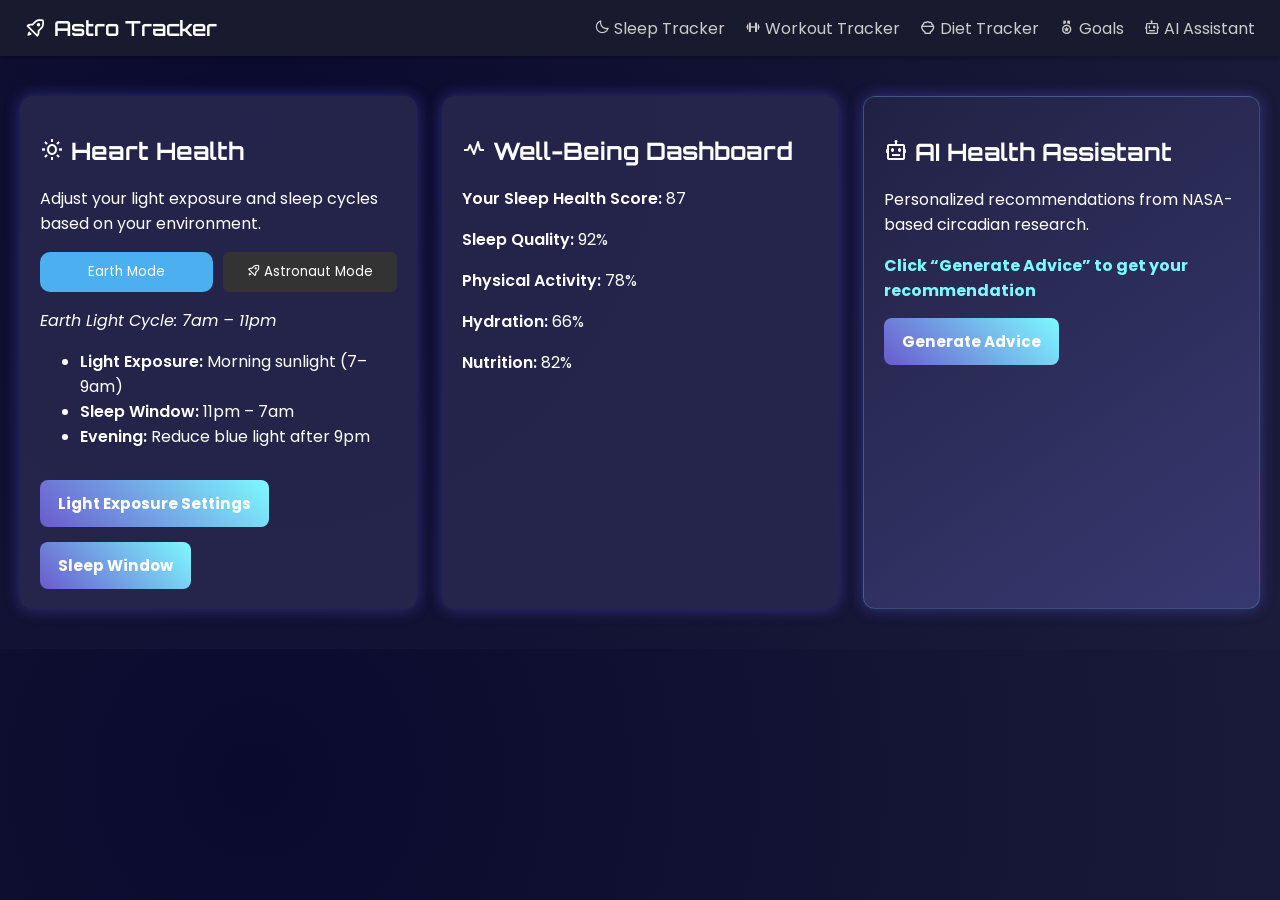
<file: index.html>
<!DOCTYPE html>
<html lang="en">
<head>
  <meta charset="UTF-8">
  <meta name="viewport" content="width=device-width, initial-scale=1.0">
  <title>Astro Tracker</title>
  <link rel="icon" href="images/icon.png">
  <link rel="stylesheet" href="styles/style.css">
  <link rel="stylesheet" href="https://unpkg.com/boxicons@2.1.4/css/boxicons.min.css">
  <link href="https://fonts.googleapis.com/css2?family=Orbitron:wght@600&family=Poppins:wght@400;500&display=swap" rel="stylesheet">
</head>
<body>
  <!-- Top Navigation Bar -->
  <header class="navbar">
    <div class="logo"><i class='bx bx-rocket'></i> Astro Tracker</div>

    <!-- Hamburger icon -->
    <i class='bx bx-menu' id="menuToggle"></i>

    <!-- Slide-out menu -->
    <nav class="menu-buttons" id="navMenu">
      <div class="close-btn" id="closeMenu"><i class='bx bx-x'></i></div>
      <a href="sleep.html" class="menu-btn"><i class='bx bx-moon'></i> Sleep Tracker</a>
      <a href="workout.html" class="menu-btn"><i class='bx bx-dumbbell'></i> Workout Tracker</a>
      <a href="diet.html" class="menu-btn"><i class='bx bx-bowl-rice'></i> Diet Tracker</a>
      <a href="goals.html" class="menu-btn"><i class='bx bx-medal'></i> Goals</a>
      <a href="ai.html" class="menu-btn"><i class='bx bx-bot'></i> AI Assistant</a>
    </nav>
  </header>


  <!-- 🌙 Main Dashboard Sections -->
  <main class="content">
   <!-- Circadian Rhythm Simulator -->
<section class="card">
  <h2><i class='bx bx-sun' ></i> Heart Health</h2>
  <p>Adjust your light exposure and sleep cycles based on your environment.</p>

  <div class="mode-switch">
    <button id="earthBtn" class="active">Earth Mode</button>
    <button id="astroBtn"><i class='bx bx-rocket' ></i> Astronaut Mode</button>
  </div>

  <!-- Display cycle info dynamically -->
  <div id="cycleInfo">
    <p><em>Earth Light Cycle: 7am – 11pm</em></p>
    <ul>
      <li><span class="bold">Light Exposure: </span>Morning sunlight (7–9am)</li>
      <li><span class="bold">Sleep Window:</span> 11pm – 7am</li>
      <li><span class="bold">Evening:</span> Reduce blue light after 9pm</li>
    </ul>
  </div>

  <div class="actions">
    <button class="btn">Light Exposure Settings</button>
    <button class="btn">Sleep Window</button>
  </div>
</section>


    <!-- Well-Being Dashboard -->
    <section class="card">
      <h2><i class='bx bx-pulse' ></i> Well-Being Dashboard</h2>
      <p><span class="bold">Your Sleep Health Score:</span> <span class="score">87</span></p>
      <div class="bars">
        <p><span class="bold">Sleep Quality:</span> <span>92%</span></p>
        <p><span class="bold">Physical Activity:</span> <span>78%</span></p>
        <p><span class="bold">Hydration:</span> <span>66%</span></p>
        <p><span class="bold">Nutrition:</span> <span>82%</span></p>
      </div>
    </section>

    <!-- AI Health Assistant -->
    <section class="card ai-section">
      <h2><i class='bx bx-bot' ></i> AI Health Assistant</h2>
      <p>Personalized recommendations from NASA-based circadian research.</p>
      <div id="recommendationBox" class="highlight">
        Click “Generate Advice” to get your recommendation
      </div>
      <button onclick="generateAdvice()" class="btn">Generate Advice</button>
    </section>
  </main>

  <script src="scripts/script.js"></script>
</body>
</html>
</file>
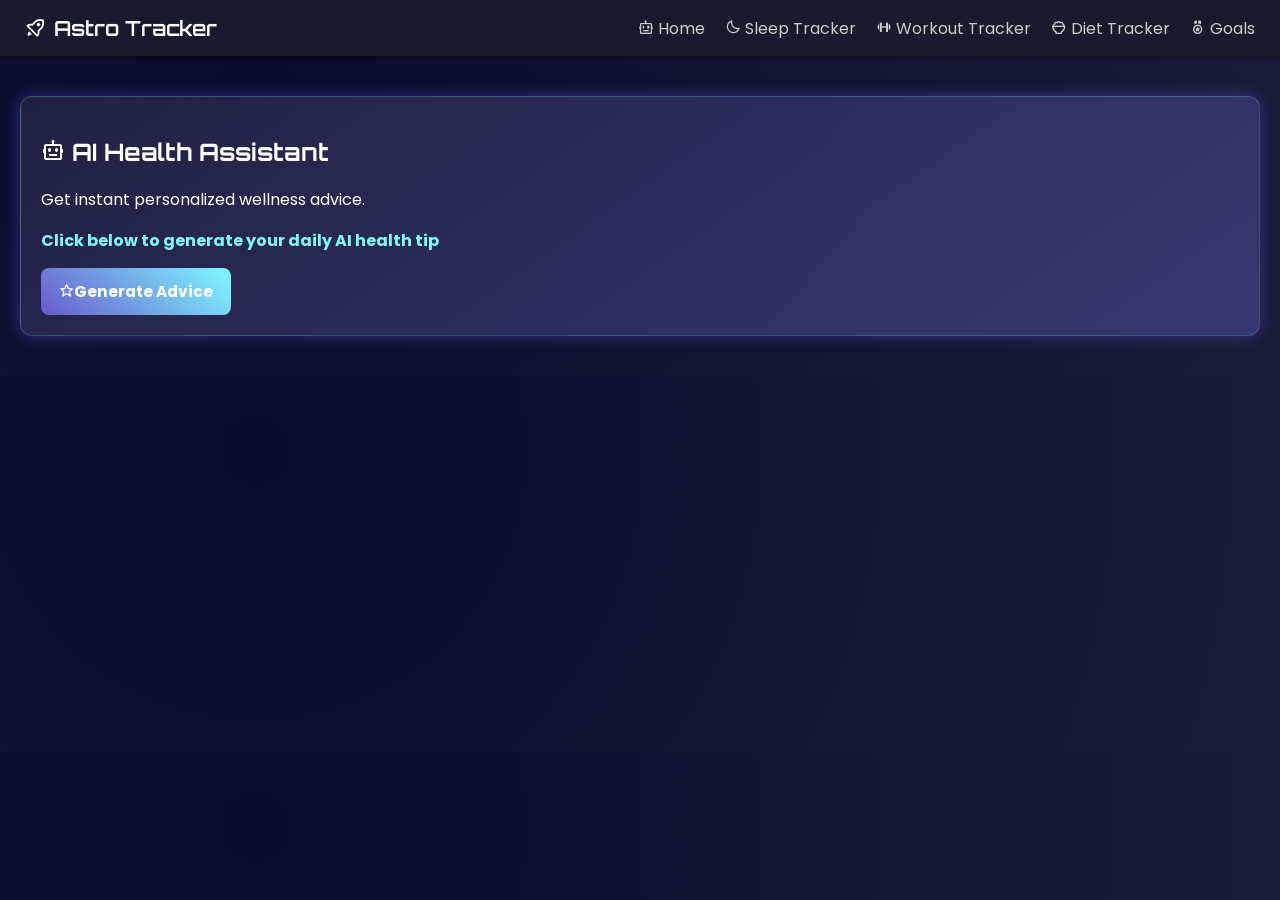
<file: ai.html>
<!DOCTYPE html>
<html lang="en">
<head>
  <meta charset="UTF-8">
  <meta name="viewport" content="width=device-width, initial-scale=1.0">
  <title>Astro Tracker - AI Assistant</title>
  <link rel="icon" href="images/icon.png">
  <link rel="stylesheet" href="styles/style.css">
  <link rel="stylesheet" href="https://unpkg.com/boxicons@2.1.4/css/boxicons.min.css">
  <link href="https://fonts.googleapis.com/css2?family=Orbitron:wght@600&family=Poppins:wght@400;500&display=swap" rel="stylesheet">
</head>
<body>
  <!-- Top Navigation Bar -->
  <header class="navbar">
    <div class="logo"><i class='bx bx-rocket'></i> Astro Tracker</div>
    
    <!-- Hamburger icon -->
    <i class='bx bx-menu' id="menuToggle"></i>
    
    <!-- Hidden navigation links -->
    <nav class="menu-buttons" id="navMenu">
      <div class="close-btn" id="closeMenu"><i class='bx bx-x'></i></div>
      <a href="index.html" class="menu-btn"><i class='bx bx-bot'></i> Home</a>
      <a href="sleep.html" class="menu-btn"><i class='bx bx-moon'></i> Sleep Tracker</a>
      <a href="workout.html" class="menu-btn"><i class='bx bx-dumbbell'></i> Workout Tracker</a>
      <a href="diet.html" class="menu-btn"><i class='bx bx-bowl-rice'></i> Diet Tracker</a>
      <a href="goals.html" class="menu-btn"><i class='bx bx-medal'></i> Goals</a>
    </nav>
  </header>

  <main class="content">
    <section class="card ai-section">
      <h2><i class='bx bx-bot' ></i> AI Health Assistant</h2>
      <p>Get instant personalized wellness advice.</p>

      <div id="adviceBox" class="highlight">
        Click below to generate your daily AI health tip
      </div>
      <button onclick="generateAdvice()" class="btn"><i class='bx bx-star' ></i>Generate Advice</button>
    </section>
  </main>

  <script src="scripts/script.js"></script>
</body>
</html>
</file>
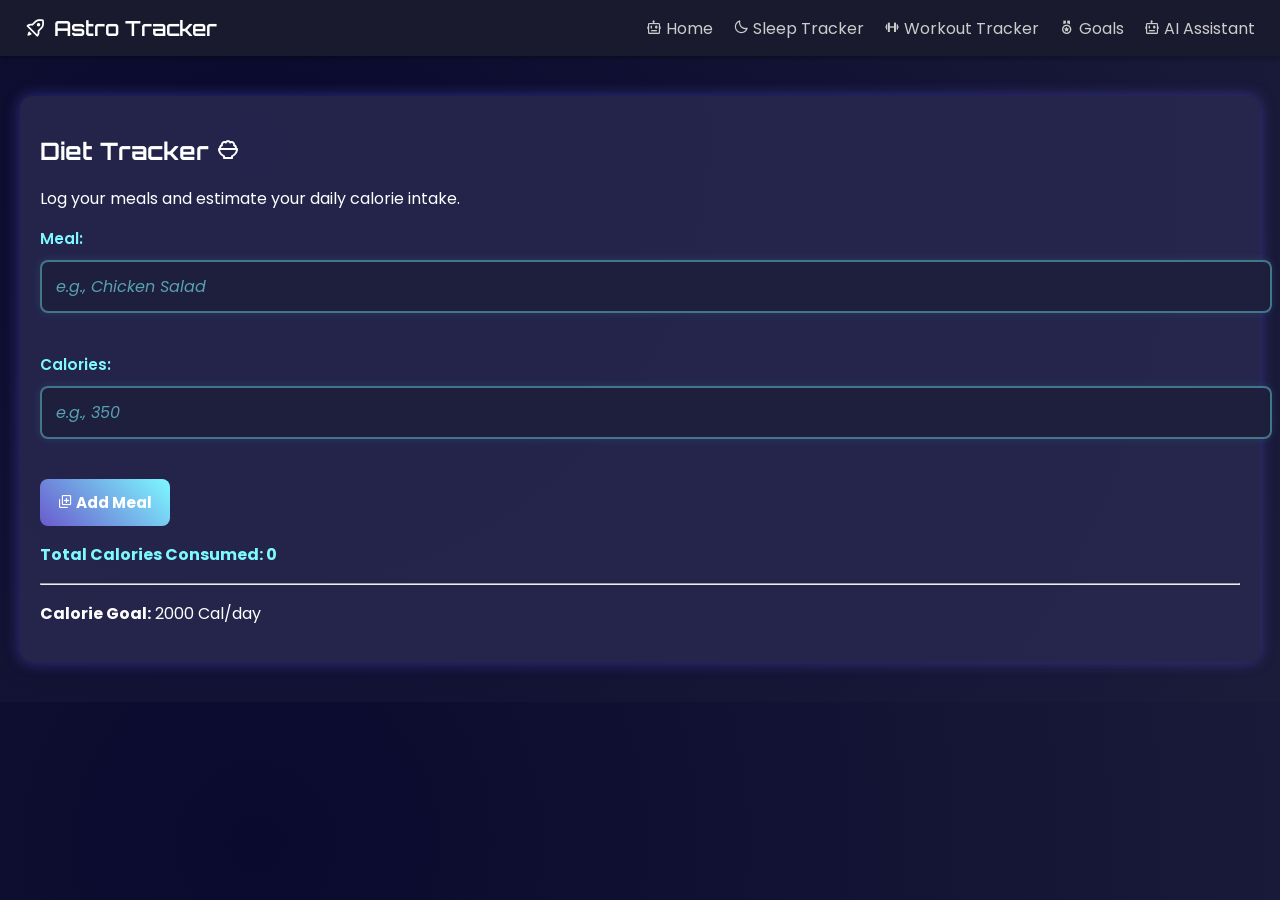
<file: diet.html>
<!DOCTYPE html>
<html lang="en">
<head>
  <meta charset="UTF-8">
  <meta name="viewport" content="width=device-width, initial-scale=1.0">
  <title>Diet Tracker</title>
  <link rel="icon" href="images/icon.png">
  <link rel="stylesheet" href="styles/style.css">
  <link rel="stylesheet" href="https://unpkg.com/boxicons@2.1.4/css/boxicons.min.css">
  <link href="https://fonts.googleapis.com/css2?family=Orbitron:wght@600&family=Poppins:wght@400;500&display=swap" rel="stylesheet">
</head>
<body>
  <header class="navbar">
    <div class="logo"><i class='bx bx-rocket'></i> Astro Tracker</div>
    
    <!-- Hamburger icon -->
    <i class='bx bx-menu' id="menuToggle"></i>
    
    <!-- Hidden navigation links -->
    <nav class="menu-buttons" id="navMenu">
      <div class="close-btn" id="closeMenu"><i class='bx bx-x'></i></div>
      <a href="index.html" class="menu-btn"><i class='bx bx-bot'></i> Home</a>
      <a href="sleep.html" class="menu-btn"><i class='bx bx-moon'></i> Sleep Tracker</a>
      <a href="workout.html" class="menu-btn"><i class='bx bx-dumbbell'></i> Workout Tracker</a>
      <a href="goals.html" class="menu-btn"><i class='bx bx-medal'></i> Goals</a>
      <a href="ai.html" class="menu-btn"><i class='bx bx-bot'></i> AI Assistant</a>
    </nav>
  </header>

  <main class="content">
    <section class="card">
      <h2>Diet Tracker <i class='bx bx-bowl-rice'></i></h2>
      <p>Log your meals and estimate your daily calorie intake.</p>

      <label><span class="bold">Meal:</span>
        <input type="text" id="meal" placeholder="e.g., Chicken Salad">
      </label> <br>

      <label><span class="bold">Calories:</span>
        <input type="number" id="calories" placeholder="e.g., 350">
      </label> <br>

      <button onclick="addMeal()" class="btn">
        <i class='bx bx-add-to-queue'></i> Add Meal
      </button> <br>

      <ul id="mealList"></ul>
      <p id="totalCalories" class="highlight"></p>

      <hr>
      <p><strong>Calorie Goal:</strong> <span id="calorieGoalDisplay"></span></p>
    </section>
  </main>

  <script src="scripts/script.js"></script>
  <script>
    // Refresh the display when diet.html loads
    window.addEventListener("DOMContentLoaded", () => {
      loadData(); // from script.js
      updateMealList();

      const summary = getDailySummary();
      document.getElementById("totalCalories").textContent = `Total Calories Consumed: ${summary.caloriesConsumed}`;
      document.getElementById("calorieGoalDisplay").textContent = `${summary.calorieGoal} Cal/day`;
    });
  </script>
</body>
</html>
</file>
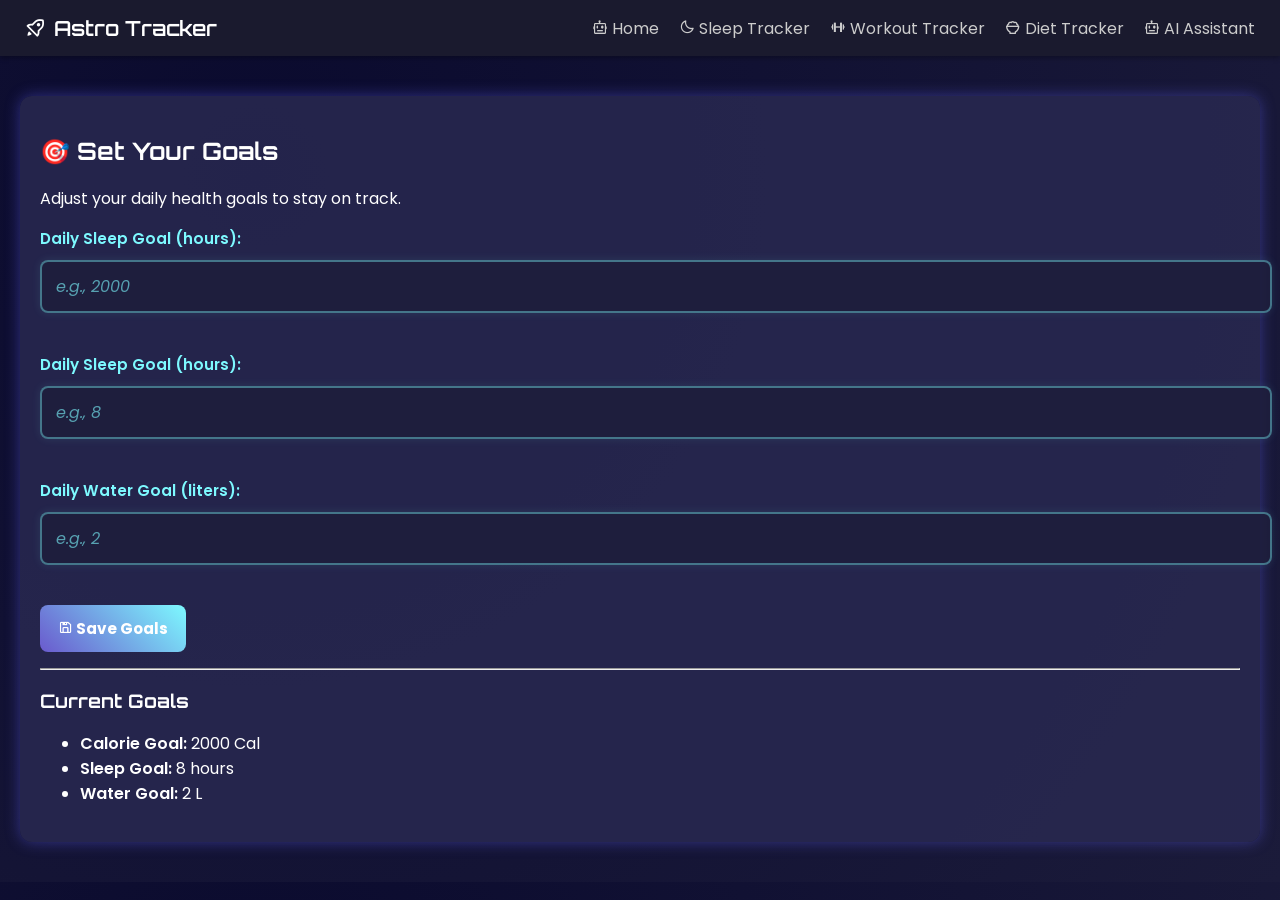
<file: goals.html>
<!DOCTYPE html>
<html lang="en">
<head>
  <meta charset="UTF-8">
  <meta name="viewport" content="width=device-width, initial-scale=1.0">
  <title>Goals and Achivements</title>
  <link rel="icon" href="images/icon.png">
  <link rel="stylesheet" href="styles/style.css">
  <link rel="stylesheet" href="https://unpkg.com/boxicons@2.1.4/css/boxicons.min.css">
  <link href="https://fonts.googleapis.com/css2?family=Orbitron:wght@600&family=Poppins:wght@400;500&display=swap" rel="stylesheet">
</head>

<body>
  <header class="navbar">
    <div class="logo"><i class='bx bx-rocket'></i> Astro Tracker</div>
    
    <!-- Hamburger icon -->
    <i class='bx bx-menu' id="menuToggle"></i>
    
    <!-- Hidden navigation links -->
    <nav class="menu-buttons" id="navMenu">
      <div class="close-btn" id="closeMenu"><i class='bx bx-x'></i></div>
      <a href="index.html" class="menu-btn"><i class='bx bx-bot'></i> Home</a>
      <a href="sleep.html" class="menu-btn"><i class='bx bx-moon'></i> Sleep Tracker</a>
      <a href="workout.html" class="menu-btn"><i class='bx bx-dumbbell'></i> Workout Tracker</a>
      <a href="diet.html" class="menu-btn"><i class='bx bx-bowl-rice'></i> Diet Tracker</a>
      <a href="ai.html" class="menu-btn"><i class='bx bx-bot'></i> AI Assistant</a>
    </nav>
  </header>

  <main class="content">
    <section class="card">
      <h2>🎯 Set Your Goals</h2>
      <p>Adjust your daily health goals to stay on track.</p>

      <label><span class="bold">Daily Sleep Goal (hours):</span>
        <input type="number" id="calorieGoalInput" placeholder="e.g., 2000">
      </label> <br>

      <label><span class="bold">Daily Sleep Goal (hours):</span>
        <input type="number" id="sleepGoalInput" placeholder="e.g., 8">
      </label> <br>

      <label><span class="bold">Daily Water Goal (liters):</span>
        <input type="number" id="waterGoalInput" placeholder="e.g., 2">
      </label> <br>

      <button onclick="saveGoals()" class="btn">
        <i class='bx bx-save'></i> Save Goals
      </button>

      <p id="goalStatus" class="highlight"></p>

      <hr>
      <h3>Current Goals</h3>
      <ul>
        <li><span class="bold">Calorie Goal:</span> <span id="calorieGoalDisplay"></span> Cal</li>
        <li><span class="bold">Sleep Goal:</span> <span id="sleepGoalDisplay"></span> hours</li>
        <li><span class="bold">Water Goal:</span> <span id="waterGoalDisplay"></span> L</li>
      </ul>
    </section>
  </main>

  <script src="scripts/script.js"></script>
  <script>
    // Load and show current goals on page load
    window.addEventListener("DOMContentLoaded", () => {
      loadData(); // from script.js
      const summary = getDailySummary();

      document.getElementById("calorieGoalDisplay").textContent = summary.calorieGoal;
      document.getElementById("sleepGoalDisplay").textContent = summary.sleepHoursGoal;
      document.getElementById("waterGoalDisplay").textContent = summary.waterIntakeGoal;
    });

    // Save new goals and update localStorage
    function saveGoals() {
      const calGoal = parseInt(document.getElementById("calorieGoalInput").value, 10);
      const sleepGoal = parseFloat(document.getElementById("sleepGoalInput").value);
      const waterGoal = parseFloat(document.getElementById("waterGoalInput").value);

      if (!isNaN(calGoal) && !isNaN(sleepGoal) && !isNaN(waterGoal)) {
        setGoals(calGoal, sleepGoal, waterGoal); // from script.js
        saveData();
        document.getElementById("goalStatus").textContent = "✅ Goals updated successfully!";

        // Update display
        document.getElementById("calorieGoalDisplay").textContent = calGoal;
        document.getElementById("sleepGoalDisplay").textContent = sleepGoal;
        document.getElementById("waterGoalDisplay").textContent = waterGoal;
      } else {
        document.getElementById("goalStatus").textContent = "⚠️ Please fill in all fields.";
      }
    }
  </script>
</body>
</html>
</file>
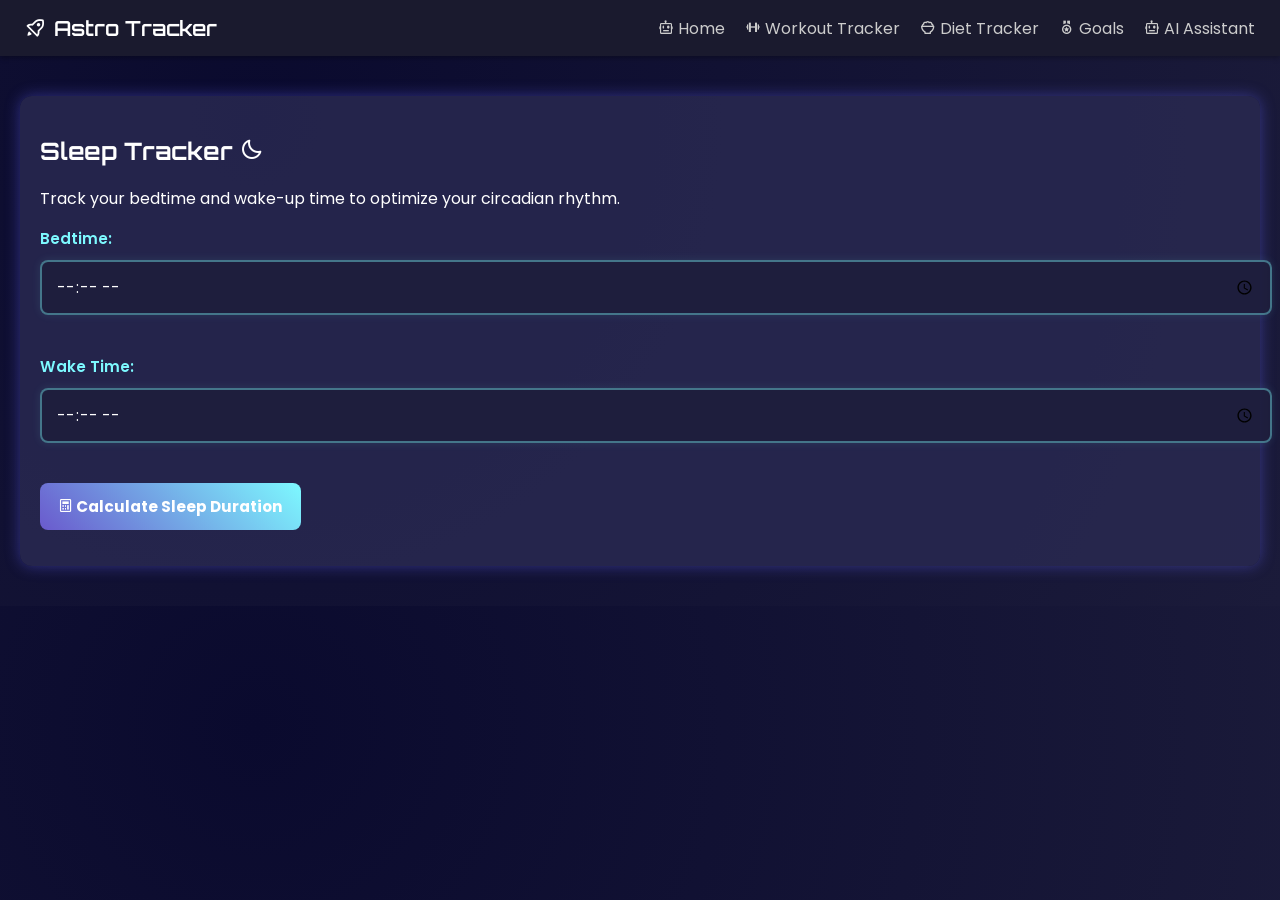
<file: sleep.html>
<!DOCTYPE html>
<html lang="en">
<head>
  <meta charset="UTF-8">
  <meta name="viewport" content="width=device-width, initial-scale=1.0">
  <title>Sleep Tracker</title>
  <link rel="icon" href="images/icon.png">
  <link rel="stylesheet" href="styles/style.css">
  <link rel="stylesheet" href="https://unpkg.com/boxicons@2.1.4/css/boxicons.min.css">
  <link href="https://fonts.googleapis.com/css2?family=Orbitron:wght@600&family=Poppins:wght@400;500&display=swap" rel="stylesheet">
</head>
<body>
  <header class="navbar">
    <div class="logo"><i class='bx bx-rocket'></i> Astro Tracker</div>
    
    <!-- Hamburger icon -->
    <i class='bx bx-menu' id="menuToggle"></i>
    
    <!-- Hidden navigation links -->
    <nav class="menu-buttons" id="navMenu">
      <div class="close-btn" id="closeMenu"><i class='bx bx-x'></i></div>
      <a href="index.html" class="menu-btn"><i class='bx bx-bot'></i> Home</a>
      <a href="workout.html" class="menu-btn"><i class='bx bx-dumbbell'></i> Workout Tracker</a>
      <a href="diet.html" class="menu-btn"><i class='bx bx-bowl-rice'></i> Diet Tracker</a>
      <a href="goals.html" class="menu-btn"><i class='bx bx-medal'></i> Goals</a>
      <a href="ai.html" class="menu-btn"><i class='bx bx-bot'></i> AI Assistant</a>
    </nav>
  </header>

  <main class="content">
    <section class="card">
      <h2>Sleep Tracker <i class='bx bx-moon' ></i> </h2>
      <p>Track your bedtime and wake-up time to optimize your circadian rhythm.</p>

      <label><span class="bold">Bedtime:</span> <input type="time" id="bedtime"></label> <br>
      <label><span class="bold">Wake Time:</span> <input type="time" id="waketime"></label> <br>
      <button onclick="calculateSleep()" class="btn"><i class='bx bx-calculator' ></i> Calculate Sleep Duration</button>

      <p id="sleepResult" class="highlight"></p>
    </section>
  </main>

  <script src="scripts/script.js"></script>
</body>
</html>
</file>
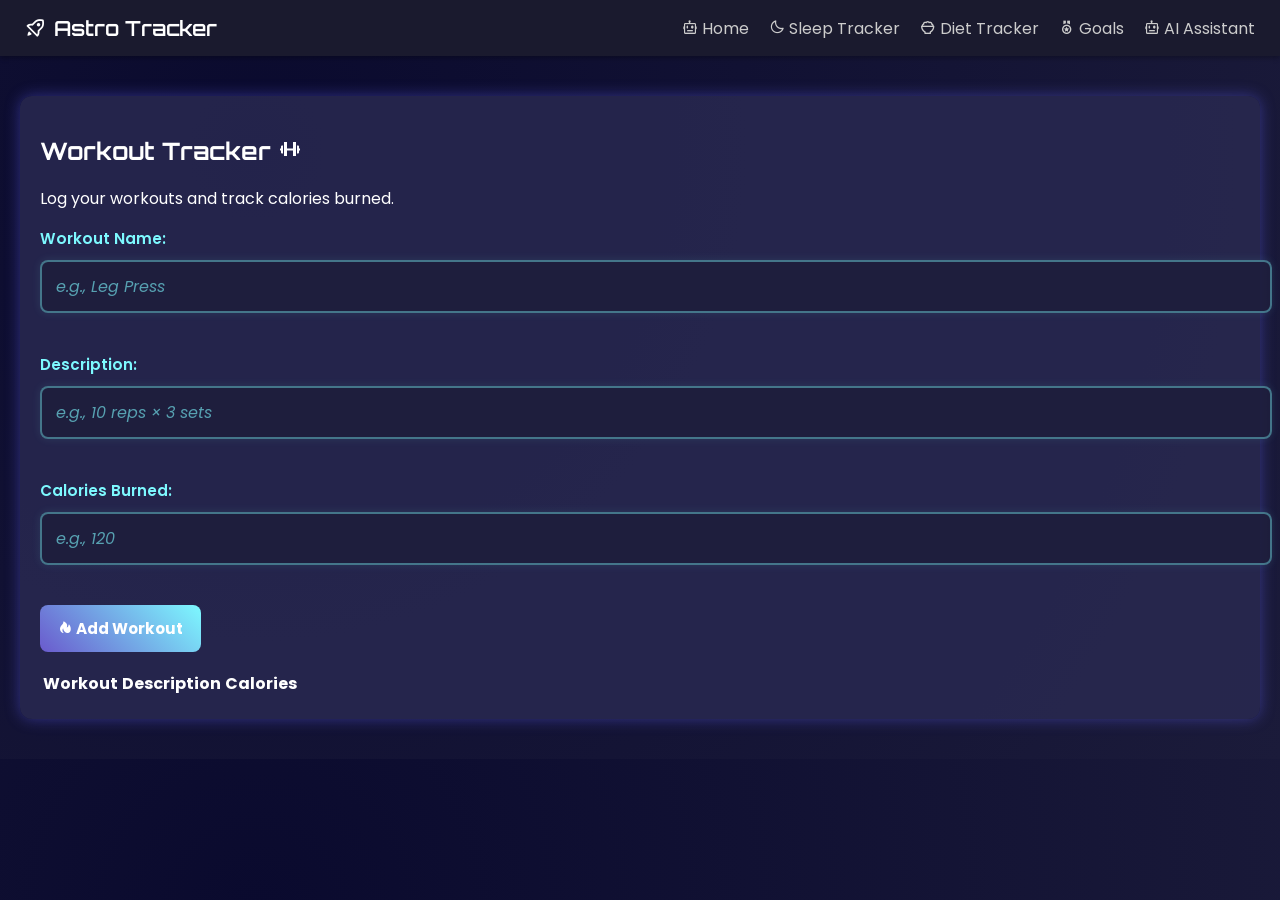
<file: workout.html>
<!DOCTYPE html>
<html lang="en">
<head>
  <meta charset="UTF-8">
  <meta name="viewport" content="width=device-width, initial-scale=1.0">
  <title>Workout Tracker</title>
  <link rel="icon" href="images/icon.png">
  <link rel="stylesheet" href="styles/style.css">
  <link rel="stylesheet" href="https://unpkg.com/boxicons@2.1.4/css/boxicons.min.css">
  <link href="https://fonts.googleapis.com/css2?family=Orbitron:wght@600&family=Poppins:wght@400;500&display=swap" rel="stylesheet">
</head>
<body>
  <header class="navbar">
    <div class="logo"><i class='bx bx-rocket'></i> Astro Tracker</div>
    
    <!-- Hamburger icon -->
    <i class='bx bx-menu' id="menuToggle"></i>
    
    <!-- Hidden navigation links -->
    <nav class="menu-buttons" id="navMenu">
      <div class="close-btn" id="closeMenu"><i class='bx bx-x'></i></div>
      <a href="index.html" class="menu-btn"><i class='bx bx-bot'></i> Home</a>
      <a href="sleep.html" class="menu-btn"><i class='bx bx-moon'></i> Sleep Tracker</a>
      <a href="diet.html" class="menu-btn"><i class='bx bx-bowl-rice'></i> Diet Tracker</a>
      <a href="goals.html" class="menu-btn"><i class='bx bx-medal'></i> Goals</a>
      <a href="ai.html" class="menu-btn"><i class='bx bx-bot'></i> AI Assistant</a>
    </nav>
  </header>

  <main class="content">
    <section class="card">
      <h2>Workout Tracker <i class='bx bx-dumbbell'></i></h2>
      <p>Log your workouts and track calories burned.</p>

      <label><span class="bold">Workout Name:</span>
        <input type="text" id="workoutName" placeholder="e.g., Leg Press">
      </label> <br>

      <label><span class="bold">Description:</span>
        <input type="text" id="workoutDescription" placeholder="e.g., 10 reps × 3 sets">
      </label> <br>

      <label><span class="bold">Calories Burned:</span>
        <input type="number" id="workoutCalories" placeholder="e.g., 120">
      </label> <br>

      <button onclick="calculateCalories()" class="btn">
        <i class='bx bxs-hot'></i> Add Workout
      </button> <br>

      <p id="calorieResult" class="highlight"></p>

      <table id="workoutTable">
        <thead>
          <tr>
            <th>Workout</th>
            <th>Description</th>
            <th>Calories</th>
          </tr>
        </thead>
        <tbody id="calls-body"></tbody>
      </table>
    </section>
  </main>

  <script src="scripts/script.js"></script>
</body>
</html>
</file>
<file: styles/style.css>
body {
  font-family: 'Poppins', sans-serif;
  margin: 0;
  background-color: #0e0e16;
  color: #fff;
}

h1, h2, h3, .logo {
  font-family: 'Orbitron', sans-serif;
}

body, p, label, button, input {
  font-family: 'Poppins', sans-serif;
}

.bold {
  font-weight: 600;
}

/* Navbar */
.navbar {
  display: flex;
  justify-content: space-between;
  align-items: center;
  padding: 15px 25px;
  background: #1a1a2e;
  box-shadow: 0 2px 5px rgba(0,0,0,0.3);
  position: sticky;
  top: 0;
  z-index: 1000;
}

/* Logo */
.logo {
  font-family: 'Orbitron', sans-serif;
  font-weight: 600;
  font-size: 1.3rem;
  color: #fff;
  display: flex;
  align-items: center;
  gap: 8px;
}

/* Menu for desktop */
.menu-buttons {
  display: flex;
  gap: 20px;
}

.menu-btn {
  text-decoration: none;
  color: #ccc;
  transition: 0.3s;
}

.menu-btn:hover {
  color: #00eaff;
  text-shadow: 0 0 6px #00eaff;
}

/* Hamburger icon */
#menuToggle {
  font-size: 2rem;
  color: #fff;
  cursor: pointer;
  display: none;
}

/* 🌌 CONTENT AREA */
.content {
  width: 100%;
  margin: 20px auto;
  padding: 20px;
  display: grid;
  grid-template-columns: repeat(auto-fit, minmax(320px, 1fr));
  gap: 25px; /* spacing between cards */
  box-sizing: border-box;
}

/* 🌙 CARDS */
.card {
  background: rgba(40,40,80,0.85);
  border-radius: 12px;
  padding: 20px;
  box-shadow: 0 0 15px rgba(100,100,255,0.4);
  height: auto; /* let cards expand naturally */
  box-sizing: border-box;
}


.mode-switch {
  display: flex;
  flex-wrap: wrap;
  gap: 10px;
}
.mode-switch button {
  background: #333;
  color: #fff;
  border: none;
  padding: 10px;
  border-radius: 6px;
  cursor: pointer;
  flex: 1; /* equal width on mobile */
  min-width: 120px;
}
.mode-switch button.active {
  background: linear-gradient(45deg, #6a5acd, #7df9ff);
}

/* AI Section */
.ai-section {
  background: linear-gradient(145deg, rgba(35,35,70,0.9), rgba(60,60,120,0.9));
  border: 1px solid rgba(125,249,255,0.2);
}

/* Buttons and Highlights */
.btn {
  margin-top: 15px;
  padding: 12px 18px;
  border: none;
  border-radius: 8px;
  background: linear-gradient(45deg, #6a5acd, #7df9ff);
  color: #fff;
  font-weight: bold;
  cursor: pointer;
  transition: 0.3s;
  font-size: 0.95rem;
}
.btn:hover {
  transform: scale(1.05);
  background: linear-gradient(45deg, #7df9ff, #6a5acd);
}
.highlight {
  color: #7df9ff;
  font-weight: bold;
  margin-top: 10px;
}

body {
  background: radial-gradient(circle at 20% 20%, #0a0a2e, #1b1b3a);
  font-family: "Poppins", sans-serif;
  color: white;
  margin: 0;
  padding: 0;
}

/* 📱 RESPONSIVE DESIGN */
@media (max-width: 768px) {
   /* Show burger icon */
  #menuToggle {
    display: block;
  }

  /* Make menu a slide-out panel */
  .menu-buttons {
    position: fixed;
    top: 0;
    right: -280px;
    width: 250px;
    height: 100%;
    background: #1a1a2e;
    flex-direction: column;
    align-items: center;
    justify-content: flex-start;
    padding-top: 60px;
    gap: 25px;
    transition: right 0.3s ease;
    box-shadow: -2px 0 10px rgba(0,0,0,0.5);
  }

  .menu-buttons.active {
    right: 0;
  }

  /* ❌ Close button — ONLY on mobile */
  .close-btn {
    display: block;
    position: absolute;
    top: 15px;
    right: 20px;
    font-size: 2rem;
    color: #fff;
    cursor: pointer;
    transition: 0.3s;
  }

  .close-btn:hover {
    color: #00eaff;
  }

  /* Hide menu links when not active */
  .menu-btn {
    font-size: 1.1rem;
    color: #fff;
  }

  .content {
    padding: 15px;
  }

  .card {
    padding: 15px;
  }
}

@media (max-width: 480px) {
  .logo {
    font-size: 1rem;
  }

  .btn {
    width: 100%;
    padding: 14px;
  }

  .bars p {
    font-size: 0.9rem;
  }
}

/* Hide close button on desktop */
.close-btn {
  display: none;
}

.mode-switch button.active {
  background: #4cafef;
  color: #fff;
  border-radius: 10px;
}

/* Optional hover glow */
.menu-btn:hover {
  color: #00eaff;
  text-shadow: 0 0 8px #00eaff;
}

/* 🌐 INPUT FIELDS */
input, select, textarea {
  width: 100%;
  padding: 12px 14px;
  margin-top: 10px;
  border: 2px solid rgba(125, 249, 255, 0.4);
  border-radius: 8px;
  background: rgba(30, 30, 60, 0.9);
  color: #fff;
  font-family: 'Poppins', sans-serif;
  font-size: 1rem;
  transition: 0.3s;
  box-shadow: 0 0 10px rgba(125, 249, 255, 0.1);
}

/* Focus effect (glow when active) */
input:focus, select:focus, textarea:focus {
  outline: none;
  border-color: #7df9ff;
  box-shadow: 0 0 12px #7df9ff;
  background: rgba(35, 35, 75, 1);
}

/* Placeholder color */
input::placeholder, textarea::placeholder {
  color: rgba(125, 249, 255, 0.6);
  font-style: italic;
}

/* Labels above inputs */
label {
  display: block;
  margin-top: 15px;
  color: #7df9ff;
  font-weight: 600;
  font-size: 0.95rem;
}

/* Hide close button by default (desktop) */
.close-btn {
  display: none;
}

/* Responsive mobile styles */
@media (max-width: 768px) {
  /* Show burger icon */
  #menuToggle {
    display: block;
  }

  /* Slide-out menu panel */
  .menu-buttons {
    position: fixed;
    top: 0;
    right: -280px;
    width: 250px;
    height: 100%;
    background: #1a1a2e;
    flex-direction: column;
    align-items: center;
    justify-content: flex-start;
    padding-top: 60px;
    gap: 25px;
    transition: right 0.3s ease;
    box-shadow: -2px 0 10px rgba(0, 0, 0, 0.5);
  }

  /* Active slide-in */
  .menu-buttons.active {
    right: 0;
  }

  /* Show ❌ close button only on mobile */
  .close-btn {
    display: block;
    position: absolute;
    top: 15px;
    right: 20px;
    font-size: 2rem;
    color: #fff;
    cursor: pointer;
    transition: 0.3s;
  }

  .close-btn:hover {
    color: #00eaff;
  }

  /* Mobile link styling */
  .menu-btn {
    font-size: 1.1rem;
    color: #fff;
  }

  .content {
    padding: 15px;
  }

  .card {
    padding: 15px;
  }
}

/* Optional hover glow */
.menu-btn:hover {
  color: #00eaff;
  text-shadow: 0 0 8px #00eaff;
}
</file>
